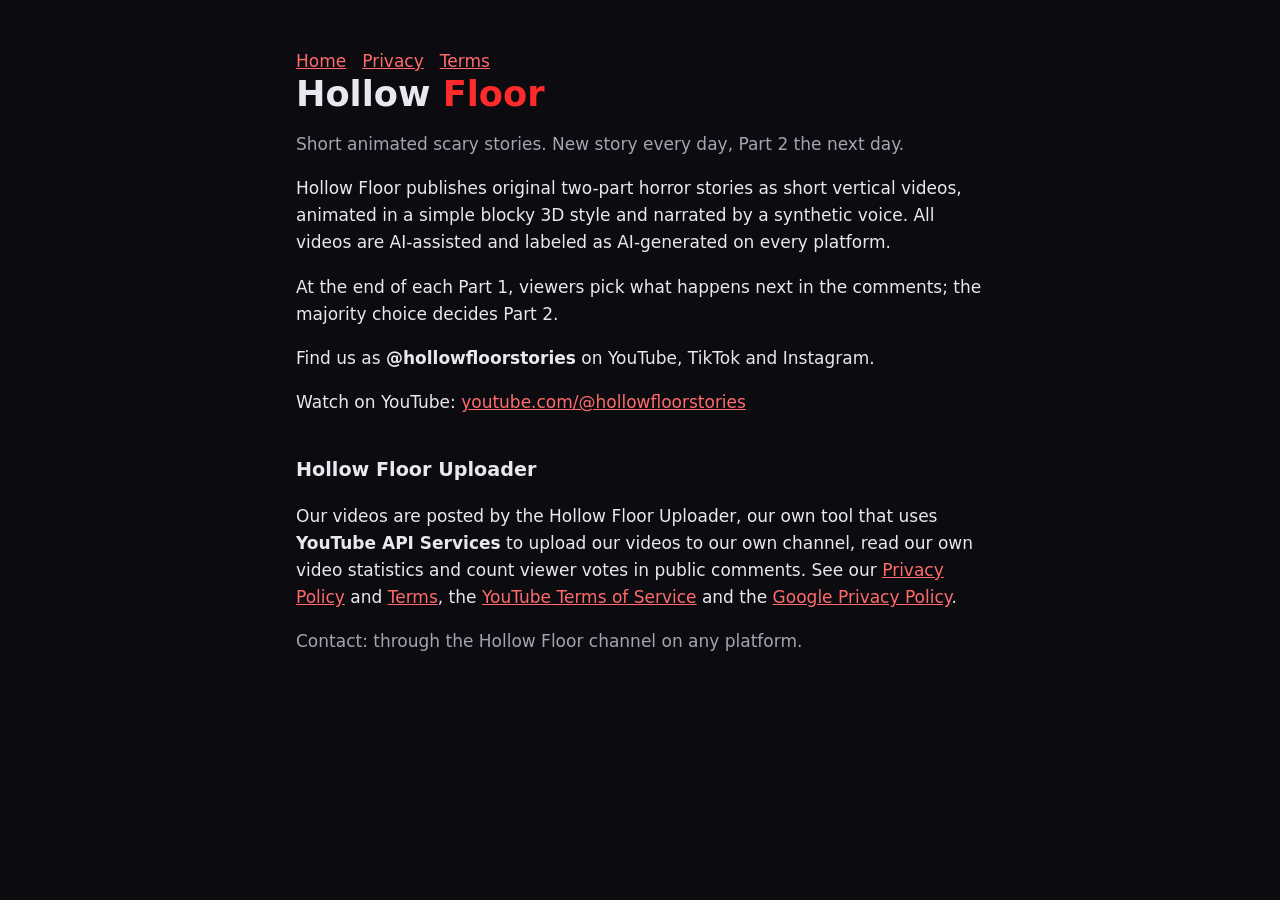
<file: index.html>
<!doctype html><html lang="en"><head><meta charset="utf-8"><meta name="viewport" content="width=device-width,initial-scale=1">
<title>Hollow Floor</title><link rel="stylesheet" href="style.css"></head><body><main>
<nav><a href="./">Home</a><a href="privacy.html">Privacy</a><a href="terms.html">Terms</a></nav>
<h1>Hollow <span>Floor</span></h1>
<p class="muted">Short animated scary stories. New story every day, Part 2 the next day.</p>
<p>Hollow Floor publishes original two-part horror stories as short vertical videos, animated in a simple blocky 3D style and narrated by a synthetic voice. All videos are AI-assisted and labeled as AI-generated on every platform.</p>
<p>At the end of each Part 1, viewers pick what happens next in the comments; the majority choice decides Part 2.</p>
<p>Find us as <strong>@hollowfloorstories</strong> on YouTube, TikTok and Instagram.</p>
<p>Watch on YouTube: <a href="https://www.youtube.com/@hollowfloorstories">youtube.com/@hollowfloorstories</a></p>
<h2>Hollow Floor Uploader</h2>
<p>Our videos are posted by the Hollow Floor Uploader, our own tool that uses <strong>YouTube API Services</strong> to upload our videos to our own channel, read our own video statistics and count viewer votes in public comments. See our <a href="privacy.html">Privacy Policy</a> and <a href="terms.html">Terms</a>, the <a href="https://www.youtube.com/t/terms">YouTube Terms of Service</a> and the <a href="https://policies.google.com/privacy">Google Privacy Policy</a>.</p>
<p class="muted">Contact: through the Hollow Floor channel on any platform.</p>
</main></body></html>
</file>
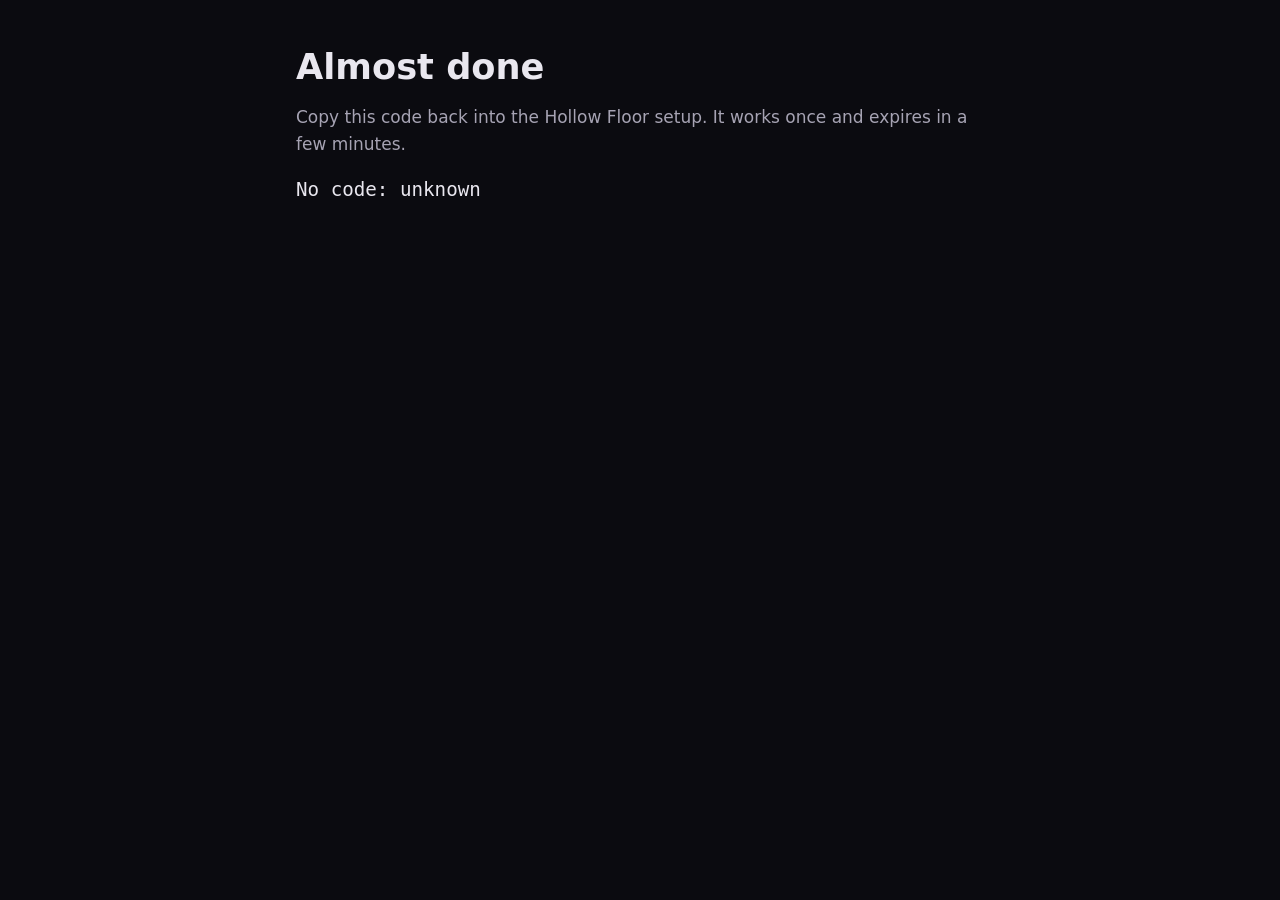
<file: callback.html>
<!doctype html><html lang="en"><head><meta charset="utf-8"><meta name="viewport" content="width=device-width,initial-scale=1">
<title>Hollow Floor sign-in</title><link rel="stylesheet" href="style.css"></head><body><main>
<h1>Almost done</h1><p class="muted">Copy this code back into the Hollow Floor setup. It works once and expires in a few minutes.</p>
<p><code id="c" style="font-size:1.2rem;word-break:break-all"></code></p>
<script>const q=new URLSearchParams(location.search);document.getElementById('c').textContent=q.get('code')||('No code: '+(q.get('error_description')||q.get('error')||'unknown'));</script>
</main></body></html>
</file>
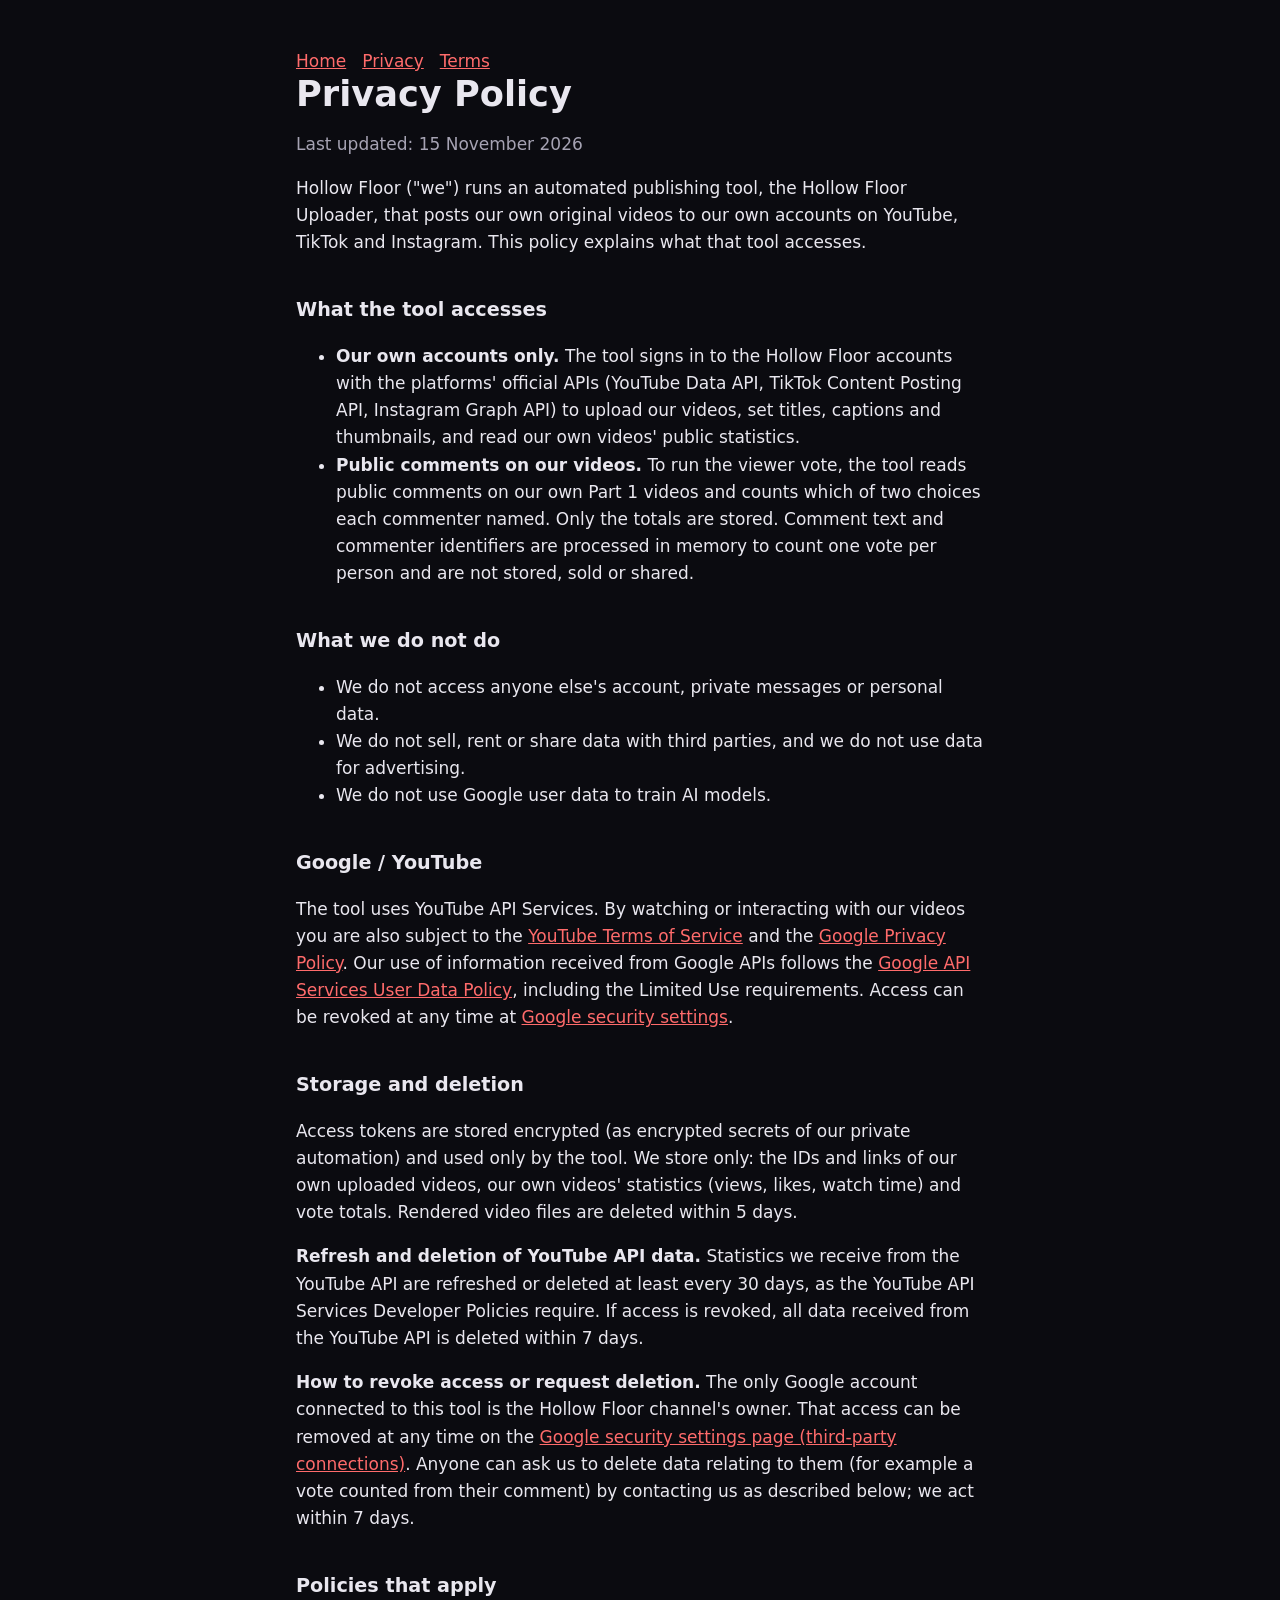
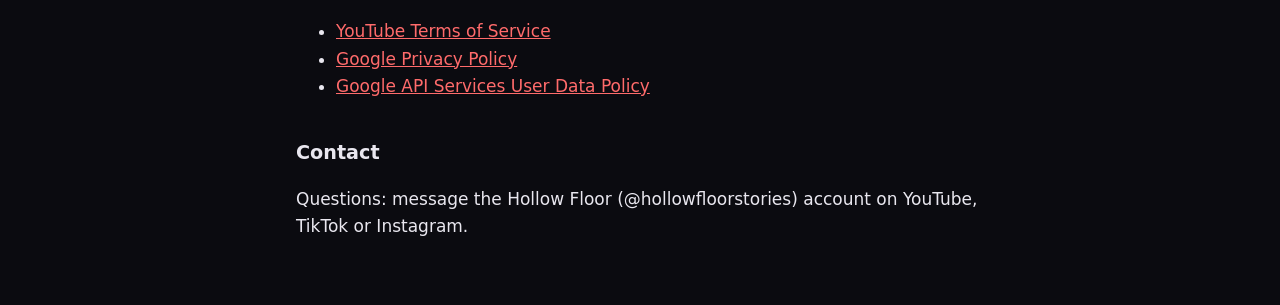
<file: privacy.html>
<!doctype html><html lang="en"><head><meta charset="utf-8"><meta name="viewport" content="width=device-width,initial-scale=1">
<title>Privacy Policy</title><link rel="stylesheet" href="style.css"></head><body><main>
<nav><a href="./">Home</a><a href="privacy.html">Privacy</a><a href="terms.html">Terms</a></nav>
<h1>Privacy Policy</h1><p class="muted">Last updated: 15 November 2026</p>
<p>Hollow Floor ("we") runs an automated publishing tool, the Hollow Floor Uploader, that posts our own original videos to our own accounts on YouTube, TikTok and Instagram. This policy explains what that tool accesses.</p>
<h2>What the tool accesses</h2>
<ul>
<li><strong>Our own accounts only.</strong> The tool signs in to the Hollow Floor accounts with the platforms' official APIs (YouTube Data API, TikTok Content Posting API, Instagram Graph API) to upload our videos, set titles, captions and thumbnails, and read our own videos' public statistics.</li>
<li><strong>Public comments on our videos.</strong> To run the viewer vote, the tool reads public comments on our own Part 1 videos and counts which of two choices each commenter named. Only the totals are stored. Comment text and commenter identifiers are processed in memory to count one vote per person and are not stored, sold or shared.</li>
</ul>
<h2>What we do not do</h2>
<ul><li>We do not access anyone else's account, private messages or personal data.</li>
<li>We do not sell, rent or share data with third parties, and we do not use data for advertising.</li>
<li>We do not use Google user data to train AI models.</li></ul>
<h2>Google / YouTube</h2>
<p>The tool uses YouTube API Services. By watching or interacting with our videos you are also subject to the <a href="https://www.youtube.com/t/terms">YouTube Terms of Service</a> and the <a href="https://policies.google.com/privacy">Google Privacy Policy</a>. Our use of information received from Google APIs follows the <a href="https://developers.google.com/terms/api-services-user-data-policy">Google API Services User Data Policy</a>, including the Limited Use requirements. Access can be revoked at any time at <a href="https://myaccount.google.com/permissions">Google security settings</a>.</p>
<h2>Storage and deletion</h2>
<p>Access tokens are stored encrypted (as encrypted secrets of our private automation) and used only by the tool. We store only: the IDs and links of our own uploaded videos, our own videos' statistics (views, likes, watch time) and vote totals. Rendered video files are deleted within 5 days.</p>
<p><strong>Refresh and deletion of YouTube API data.</strong> Statistics we receive from the YouTube API are refreshed or deleted at least every 30 days, as the YouTube API Services Developer Policies require. If access is revoked, all data received from the YouTube API is deleted within 7 days.</p>
<p><strong>How to revoke access or request deletion.</strong> The only Google account connected to this tool is the Hollow Floor channel's owner. That access can be removed at any time on the <a href="https://myaccount.google.com/connections">Google security settings page (third-party connections)</a>. Anyone can ask us to delete data relating to them (for example a vote counted from their comment) by contacting us as described below; we act within 7 days.</p>
<h2>Policies that apply</h2>
<ul><li><a href="https://www.youtube.com/t/terms">YouTube Terms of Service</a></li><li><a href="https://policies.google.com/privacy">Google Privacy Policy</a></li><li><a href="https://developers.google.com/terms/api-services-user-data-policy">Google API Services User Data Policy</a></li></ul>
<h2>Contact</h2><p>Questions: message the Hollow Floor (@hollowfloorstories) account on YouTube, TikTok or Instagram.</p>
</main></body></html>
</file>
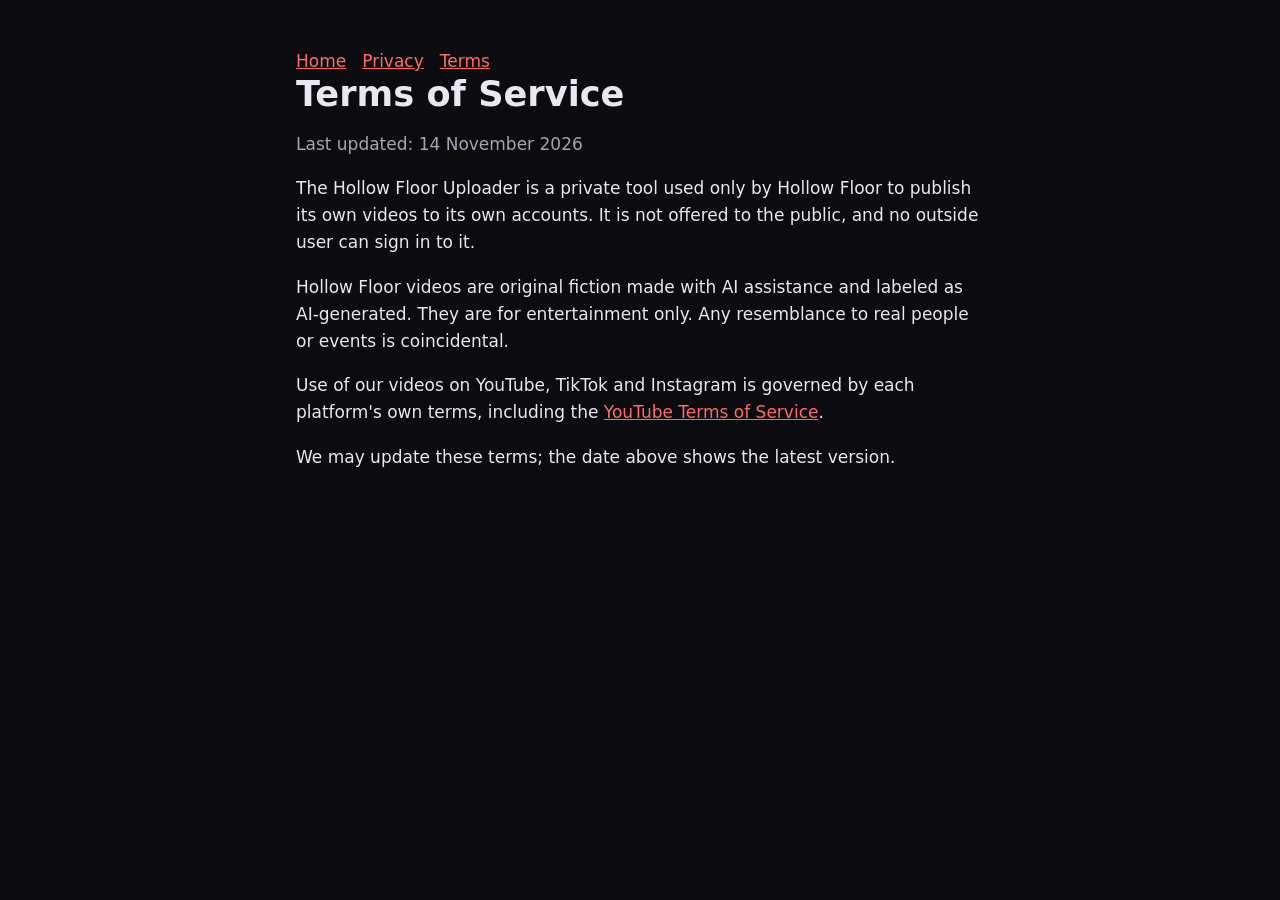
<file: terms.html>
<!doctype html><html lang="en"><head><meta charset="utf-8"><meta name="viewport" content="width=device-width,initial-scale=1">
<title>Terms of Service</title><link rel="stylesheet" href="style.css"></head><body><main>
<nav><a href="./">Home</a><a href="privacy.html">Privacy</a><a href="terms.html">Terms</a></nav>
<h1>Terms of Service</h1><p class="muted">Last updated: 14 November 2026</p>
<p>The Hollow Floor Uploader is a private tool used only by Hollow Floor to publish its own videos to its own accounts. It is not offered to the public, and no outside user can sign in to it.</p>
<p>Hollow Floor videos are original fiction made with AI assistance and labeled as AI-generated. They are for entertainment only. Any resemblance to real people or events is coincidental.</p>
<p>Use of our videos on YouTube, TikTok and Instagram is governed by each platform's own terms, including the <a href="https://www.youtube.com/t/terms">YouTube Terms of Service</a>.</p>
<p>We may update these terms; the date above shows the latest version.</p>
</main></body></html>
</file>
<file: style.css>
:root{--bg:#0b0b10;--fg:#e9e7ef;--muted:#a6a3b3;--red:#ff2a2a}
*{box-sizing:border-box}body{margin:0;background:var(--bg);color:var(--fg);font:17px/1.6 system-ui,-apple-system,Segoe UI,Roboto,sans-serif}
main{max-width:720px;margin:0 auto;padding:48px 16px}h1{font-size:2.2rem;line-height:1.1;margin:0 0 8px}h1 span{color:var(--red)}
h2{margin-top:2em;font-size:1.2rem}a{color:#ff6b6b}p,li{color:var(--fg)}.muted{color:var(--muted)}nav a{margin-right:16px}
</file>
